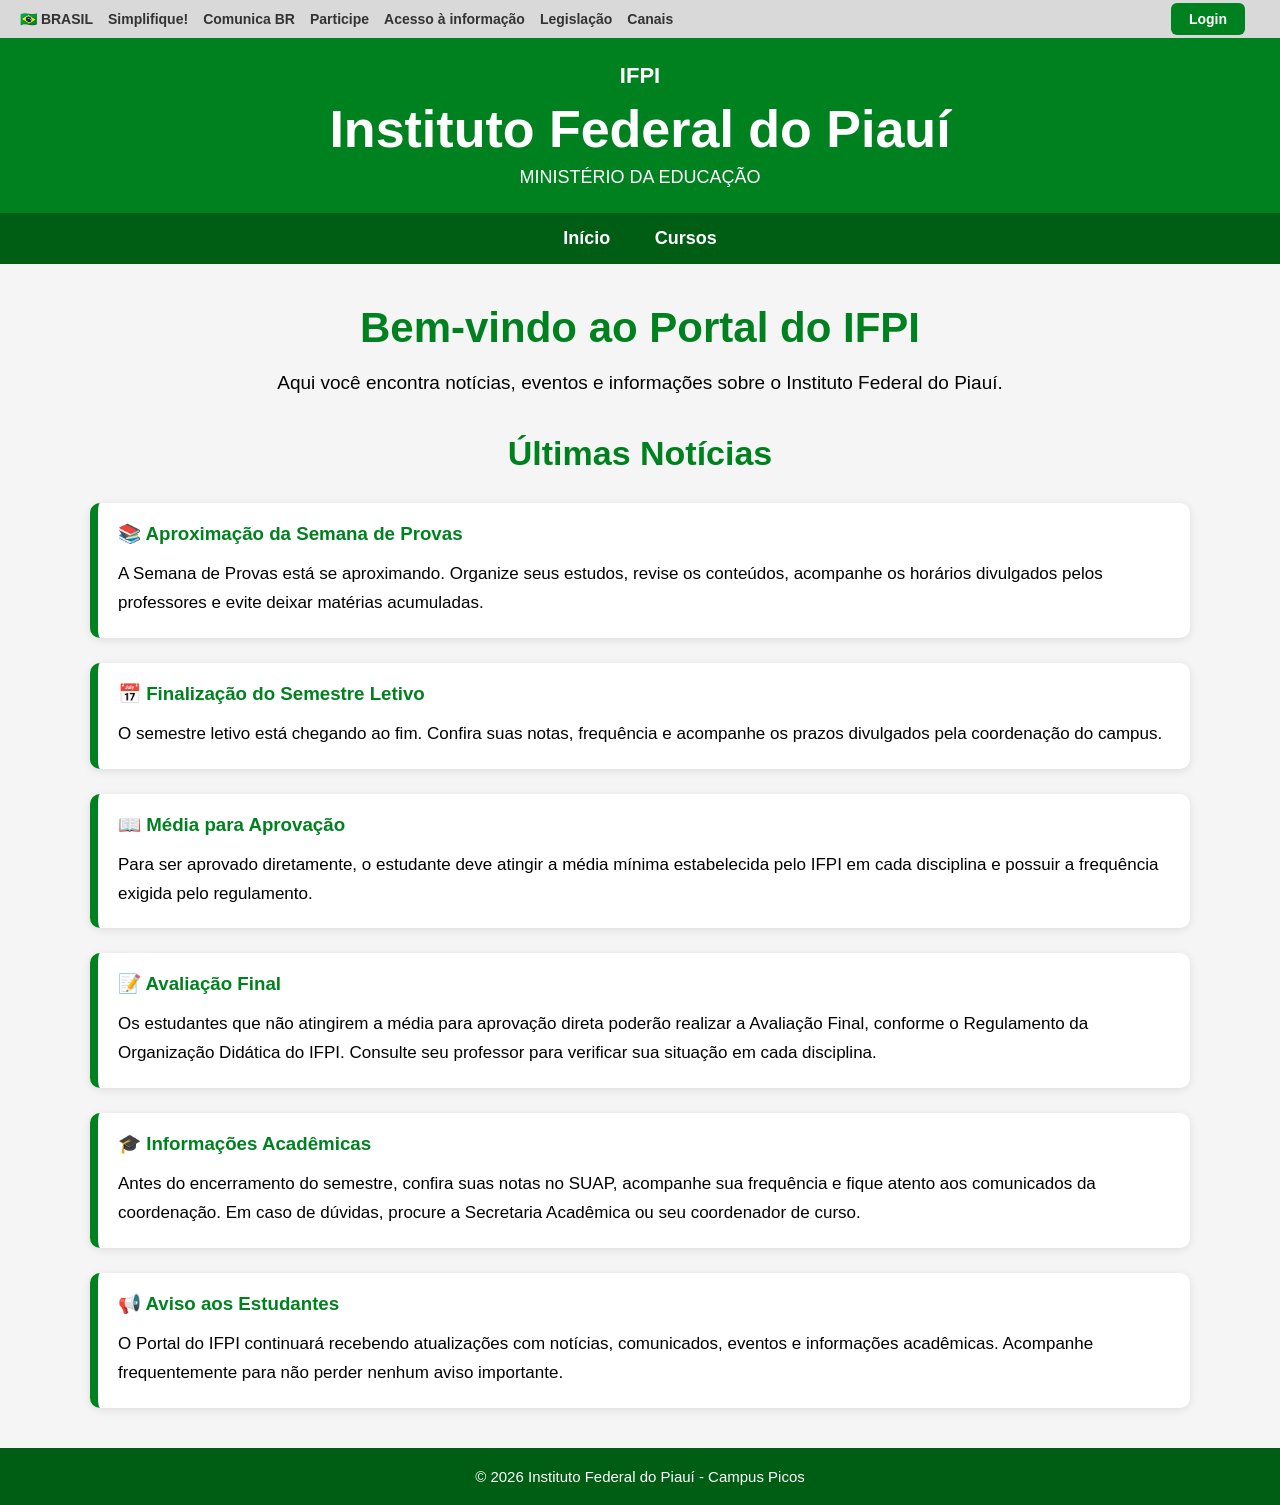
<file: pages/index.html>
<!DOCTYPE html>
<html lang="pt-br">

<head>
    <meta charset="UTF-8">
    <meta name="viewport" content="width=device-width, initial-scale=1.0">
    <title>Portal IFPI</title>

    <link rel="stylesheet" href="../css/style.css">

    <link rel="preconnect" href="https://fonts.googleapis.com">
    <link rel="preconnect" href="https://fonts.gstatic.com" crossorigin>
    <link href="https://fonts.googleapis.com/css2?family=Rakkas&display=swap" rel="stylesheet">
</head>

<body>

    <ul class="topo-governo">

        <li>
            <a href="https://www.gov.br/" target="_blank">
                🇧🇷 BRASIL
            </a>
        </li>

        <li>
            <a href="https://www.gov.br/economia/acl_users/credentials_cookie_auth/require_login?came_from=https%3A//www.gov.br/economia/pt-br/canais_atendimento/ouvidoria/simplifique" target="_blank">
                Simplifique!
            </a>
        </li>

        <li>
            <a href="https://www.gov.br/secom/pt-br/acesso-a-informacao/comunicabr/" target="_blank">
                Comunica BR
            </a>
        </li>

        <li>
            <a href="https://www.gov.br/pt-br/participacao-social/" target="_blank">
                Participe
            </a>
        </li>

        <li>
            <a href="https://www.gov.br/acessoainformacao/pt-br" target="_blank">
                Acesso à informação
            </a>
        </li>

        <li>
            <a href="https://www4.planalto.gov.br/legislacao" target="_blank">
                Legislação
            </a>
        </li>

        <li>
            <a href="https://www.gov.br/pt-br/canais-do-executivo-federal" target="_blank">
                Canais
            </a>
        </li>

        <li id="usuario"></li>

        <li id="login">
            <a href="login.html">Login</a>
        </li>

    </ul>

    <header>

        <p id="sigla">IFPI</p>

        <h1>Instituto Federal do Piauí</h1>

        <p id="ministerio">MINISTÉRIO DA EDUCAÇÃO</p>

    </header>

    <nav>
        <a href="index.html">Início</a>
        <a href="cursos.html">Cursos</a>
    </nav>

    <section>

        <h1 id="inicio">Bem-vindo ao Portal do IFPI</h1>

        <p id="iniciop">
            Aqui você encontra notícias, eventos e informações sobre o
            Instituto Federal do Piauí.
        </p>

        <h2 class="titulo-noticias">Últimas Notícias</h2>

        <div class="noticia">

            <h3>📚 Aproximação da Semana de Provas</h3>

            <p>
                A Semana de Provas está se aproximando.
                Organize seus estudos, revise os conteúdos,
                acompanhe os horários divulgados pelos professores
                e evite deixar matérias acumuladas.
            </p>

        </div>

        <div class="noticia">

            <h3>📅 Finalização do Semestre Letivo</h3>

            <p>
                O semestre letivo está chegando ao fim.
                Confira suas notas, frequência e acompanhe
                os prazos divulgados pela coordenação do campus.
            </p>

        </div>

        <div class="noticia">

            <h3>📖 Média para Aprovação</h3>

            <p>
                Para ser aprovado diretamente, o estudante deve atingir
                a média mínima estabelecida pelo IFPI em cada disciplina
                e possuir a frequência exigida pelo regulamento.
            </p>

        </div>

                <div class="noticia">

            <h3>📝 Avaliação Final</h3>

            <p>
                Os estudantes que não atingirem a média para aprovação
                direta poderão realizar a Avaliação Final, conforme o
                Regulamento da Organização Didática do IFPI. Consulte
                seu professor para verificar sua situação em cada disciplina.
            </p>

        </div>

        <div class="noticia">

            <h3>🎓 Informações Acadêmicas</h3>

            <p>
                Antes do encerramento do semestre, confira suas notas no
                SUAP, acompanhe sua frequência e fique atento aos comunicados
                da coordenação. Em caso de dúvidas, procure a Secretaria
                Acadêmica ou seu coordenador de curso.
            </p>

        </div>

        <div class="noticia">

            <h3>📢 Aviso aos Estudantes</h3>

            <p>
                O Portal do IFPI continuará recebendo atualizações com
                notícias, comunicados, eventos e informações acadêmicas.
                Acompanhe frequentemente para não perder nenhum aviso importante.
            </p>

        </div>

    </section>

    <footer>

        <p>
            © 2026 Instituto Federal do Piauí - Campus Picos
        </p>

    </footer>

    <script src="../js/script.js"></script>

</body>

</html>
</file>
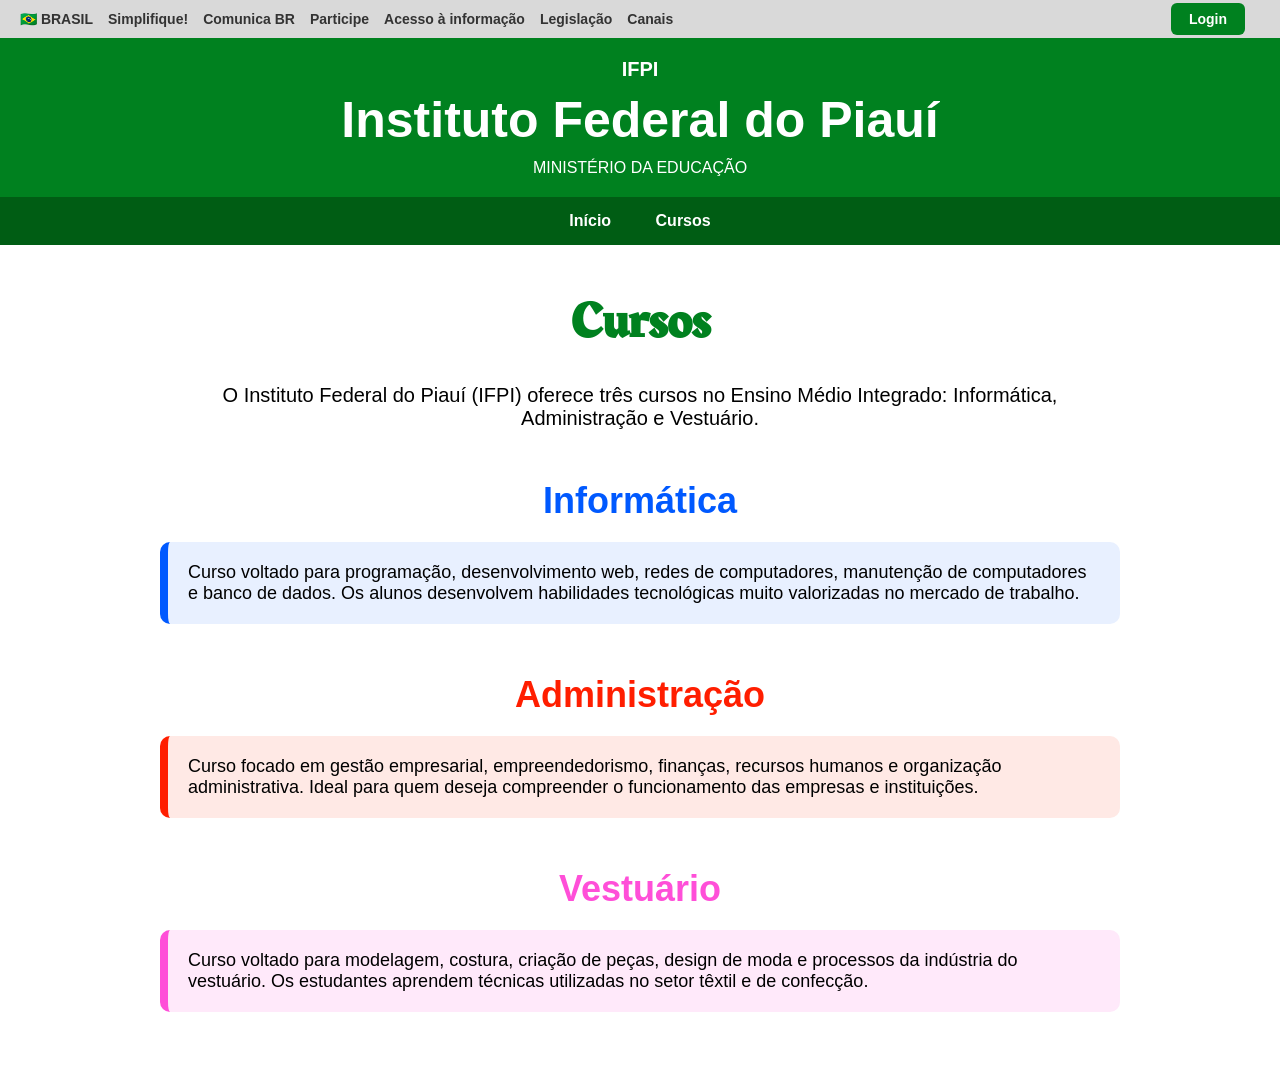
<file: pages/cursos.html>
<!DOCTYPE html>
<html lang="pt-br">

<head>
    <meta charset="UTF-8">
    <meta name="viewport" content="width=device-width, initial-scale=1.0">
    <title>Cursos do IFPI</title>

    <link rel="stylesheet" href="../css/cursosstyle.css">

    <link rel="preconnect" href="https://fonts.googleapis.com">
    <link rel="preconnect" href="https://fonts.gstatic.com" crossorigin>
    <link href="https://fonts.googleapis.com/css2?family=Rakkas&display=swap" rel="stylesheet">
</head>

<body>

    <ul class="topo-governo">

        <li><a href="https://www.gov.br/" target="_blank">🇧🇷 BRASIL</a></li>

        <li>
            <a href="https://www.gov.br/economia/acl_users/credentials_cookie_auth/require_login?came_from=https%3A//www.gov.br/economia/pt-br/canais_atendimento/ouvidoria/simplifique" target="_blank">
                Simplifique!
            </a>
        </li>

        <li>
            <a href="https://www.gov.br/secom/pt-br/acesso-a-informacao/comunicabr/" target="_blank">
                Comunica BR
            </a>
        </li>

        <li>
            <a href="https://www.gov.br/pt-br/participacao-social/" target="_blank">
                Participe
            </a>
        </li>

        <li>
            <a href="https://www.gov.br/acessoainformacao/pt-br" target="_blank">
                Acesso à informação
            </a>
        </li>

        <li>
            <a href="https://www4.planalto.gov.br/legislacao" target="_blank">
                Legislação
            </a>
        </li>

        <li>
            <a href="https://www.gov.br/pt-br/canais-do-executivo-federal" target="_blank">
                Canais
            </a>
        </li>

        <li id="usuario"></li>

        <li id="login">
            <a href="login.html">Login</a>
        </li>

    </ul>

    <header>

        <p id="sigla">IFPI</p>

        <h1>Instituto Federal do Piauí</h1>

        <p id="ministerio">MINISTÉRIO DA EDUCAÇÃO</p>

    </header>

    <nav>
        <a href="index.html">Início</a>
        <a href="cursos.html">Cursos</a>
       
    </nav>

    <section>

        <h1 id="cursos">Cursos</h1>

        <p id="cursosp">
            O Instituto Federal do Piauí (IFPI) oferece três cursos no Ensino Médio Integrado:
            Informática, Administração e Vestuário.
        </p>

        <h2 id="informatica">Informática</h2>

        <p id="informaticap">
            Curso voltado para programação, desenvolvimento web, redes de computadores,
            manutenção de computadores e banco de dados. Os alunos desenvolvem habilidades
            tecnológicas muito valorizadas no mercado de trabalho.
        </p>

        <h2 id="administracao">Administração</h2>

        <p id="administracaop">
            Curso focado em gestão empresarial, empreendedorismo, finanças,
            recursos humanos e organização administrativa. Ideal para quem deseja
            compreender o funcionamento das empresas e instituições.
        </p>

        <h2 id="vestuario">Vestuário</h2>

        <p id="vestuariop">
            Curso voltado para modelagem, costura, criação de peças,
            design de moda e processos da indústria do vestuário.
            Os estudantes aprendem técnicas utilizadas no setor têxtil e de confecção.
        </p>

    </section>

    <script src="../js/script.js"></script>

</body>

</html>
</file>
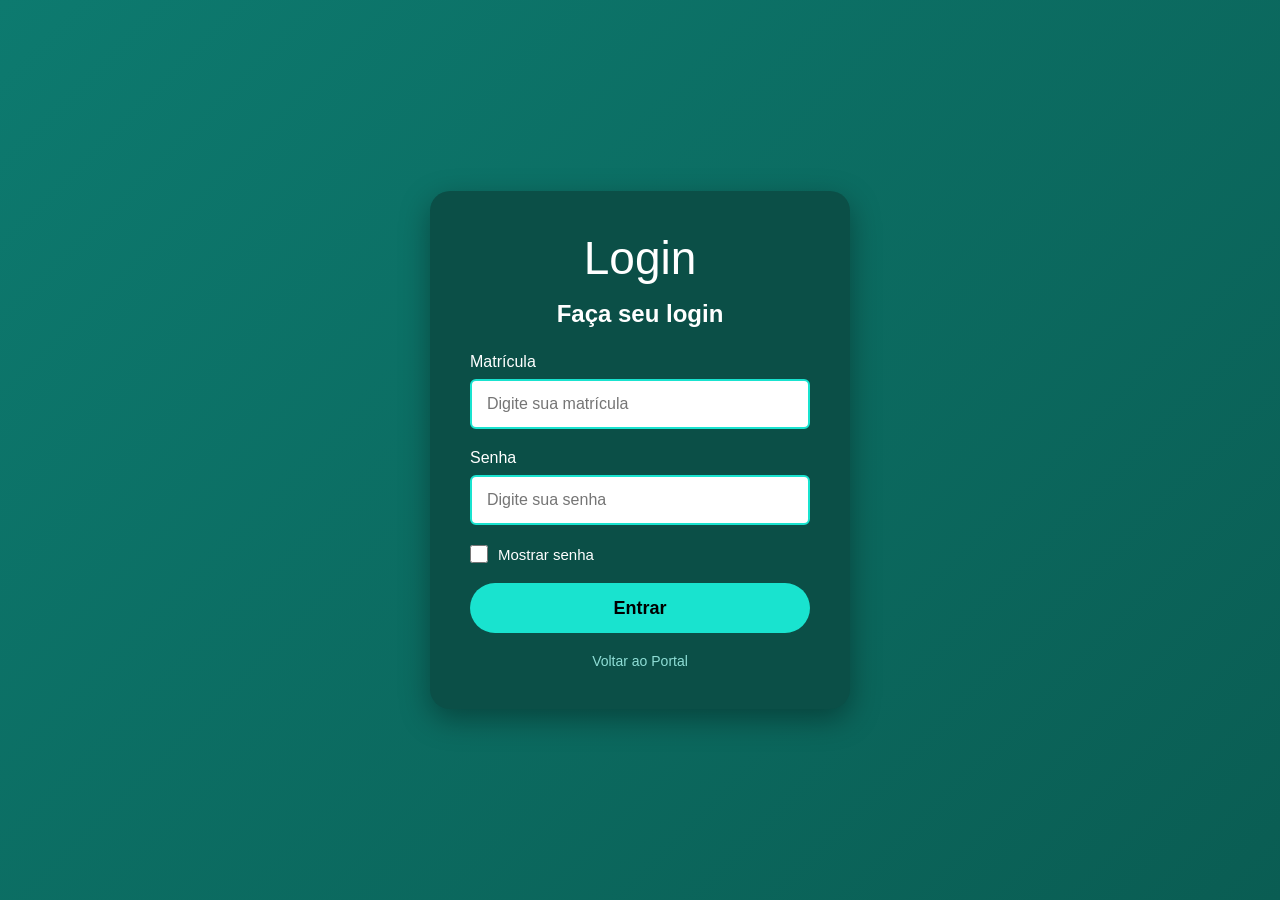
<file: pages/login.html>
<!DOCTYPE html>
<html lang="pt-br">

<head>
    <meta charset="UTF-8">
    <meta name="viewport" content="width=device-width, initial-scale=1.0">
    <title>Login - Portal IFPI</title>

    <link rel="stylesheet" href="../css/login.css">
</head>

<body>

    <main class="login">

        <h1>Login</h1>

        <h2 id="erro">Faça seu login</h2>

        <form id="formLogin">

            <label for="matricula">Matrícula</label>

            <input
                type="text"
                id="matricula"
                placeholder="Digite sua matrícula"
                autocomplete="username"
                required
            >

            <label for="senha">Senha</label>

            <input
                type="password"
                id="senha"
                placeholder="Digite sua senha"
                autocomplete="current-password"
                required
            >

            <label class="mostrar-senha">
                <input type="checkbox" id="mostrarSenha">
                Mostrar senha
            </label>

            <button type="submit">
                Entrar
            </button>

            <a href="index.html">
                Voltar ao Portal
            </a>

        </form>

    </main>

    <script src="../js/script.js"></script>

</body>

</html>
</file>
<file: css/style.css>
*{
    margin: 0;
    padding: 0;
    box-sizing: border-box;
}

body{
    font-family: Arial, sans-serif;
    background: #f5f5f5;
}

/* ================= BARRA DO GOVERNO ================= */

.topo-governo{
    background: #d9d9d9;
    list-style: none;
    display: flex;
    align-items: center;
    padding: 10px 20px;
}

.topo-governo li{
    margin-right: 15px;
}

.topo-governo a{
    text-decoration: none;
    color: #333;
    font-size: 14px;
    font-weight: bold;
}

.topo-governo a:hover{
    color: #00811f;
}

/* Login */

#usuario{
    margin-left: auto;
}

#login{
    margin-left: 15px;
}

#login a{
    background: #00811f;
    color: white;
    padding: 8px 18px;
    border-radius: 6px;
    text-decoration: none;
    transition: .3s;
}

#login a:hover{
    background: #005d14;
}

#usuario span{
    color: #00811f;
    font-weight: bold;
    font-size: 15px;
}

#usuario a{
    color: red;
    text-decoration: none;
    margin-left: 10px;
    font-weight: bold;
}

/* ================= CABEÇALHO ================= */

header{
    background: #00811f;
    color: white;
    text-align: center;
    padding: 25px;
}

#sigla{
    font-size: 22px;
    font-weight: bold;
}

header h1{
    font-size: 52px;
    margin-top: 10px;
}

#ministerio{
    margin-top: 8px;
    font-size: 18px;
}

/* ================= MENU ================= */

nav{
    background: #005d14;
    padding: 15px;
    text-align: center;
}

nav a{
    color: white;
    text-decoration: none;
    margin: 0 20px;
    font-size: 18px;
    font-weight: bold;
}

nav a:hover{
    text-decoration: underline;
}

/* ================= CONTEÚDO ================= */

section{
    width: 90%;
    max-width: 1100px;
    margin: 40px auto;
}

#inicio{
    text-align: center;
    font-size: 42px;
    color: #00811f;
    margin-bottom: 20px;
}

#iniciop{
    text-align: center;
    font-size: 19px;
    margin-bottom: 40px;
}

/* ================= NOTÍCIAS ================= */

.titulo-noticias{
    text-align: center;
    color: #00811f;
    font-size: 34px;
    margin-bottom: 30px;
}

.noticia{
    background: white;
    border-left: 8px solid #00811f;
    border-radius: 10px;
    padding: 20px;
    margin-bottom: 25px;
    box-shadow: 0 2px 8px rgba(0,0,0,.1);
}

.noticia h3{
    color: #00811f;
    margin-bottom: 15px;
}

.noticia p{
    font-size: 17px;
    line-height: 1.7;
}

/* ================= RODAPÉ ================= */

footer{
    background: #005d14;
    color: white;
    text-align: center;
    padding: 20px;
    margin-top: 40px;
}

footer p{
    font-size: 15px;
}

/* ================= RESPONSIVO ================= */

@media (max-width: 768px){

    .topo-governo{
        flex-wrap: wrap;
        justify-content: center;
    }

    .topo-governo li{
        margin: 8px;
    }

    #usuario{
        margin-left: 0;
    }

    nav a{
        display: block;
        margin: 10px 0;
    }

    header h1{
        font-size: 35px;
    }

    #inicio{
        font-size: 30px;
    }

    .noticia{
        padding: 15px;
    }

}
</file>
<file: css/cursosstyle.css>
*{
    margin:0;
    padding:0;
    box-sizing:border-box;
}

body{
    font-family:Arial, Helvetica, sans-serif;
}

/* Barra superior */

.topo-governo{
    background:#d9d9d9;
    list-style:none;
    display:flex;
    align-items:center;
    padding:10px 20px;
}

.topo-governo li{
    margin-right:15px;
}

.topo-governo a{
    text-decoration:none;
    color:#333;
    font-size:14px;
    font-weight:bold;
}

.topo-governo a:hover{
    color:#00811f;
}

#usuario{
    margin-left:auto;
}

#login{
    margin-left:15px;
}

#login a{
    background:#00811f;
    color:white;
    padding:8px 18px;
    border-radius:6px;
}

#usuario a{
    color:#00811f;
    font-weight:bold;
}

/* Cabeçalho igual ao index */

header{
    background:#00811f;
    color:white;
    text-align:center;
    padding:20px;
}

#sigla{
    font-size:20px;
    font-weight:bold;
}

header h1{
    font-size:50px;
    margin-top:10px;
}

#ministerio{
    margin-top:10px;
}

/* Menu */

nav{
    background:#005d14;
    padding:15px;
    text-align:center;
}

nav a{
    color:white;
    text-decoration:none;
    margin:0 20px;
    font-weight:bold;
}

nav a:hover{
    text-decoration:underline;
}

/* Conteúdo */

section{
    padding:40px;
}

#cursos{
    text-align:center;
    font-family:'Rakkas', serif;
    font-size:50px;
    margin-bottom:25px;
    color:#00811f;
}

#cursosp{
    text-align:center;
    max-width:900px;
    margin:auto;
    font-size:20px;
}

#informatica{
    color:#0059ff;
    text-align:center;
    margin-top:50px;
    font-size:36px;
}

#informaticap{
    width:80%;
    margin:20px auto;
    background:#e8f0ff;
    border-left:8px solid #0059ff;
    border-radius:10px;
    padding:20px;
    font-size:18px;
}

#administracao{
    color:#ff1e00;
    text-align:center;
    margin-top:50px;
    font-size:36px;
}

#administracaop{
    width:80%;
    margin:20px auto;
    background:#ffe9e5;
    border-left:8px solid #ff1e00;
    border-radius:10px;
    padding:20px;
    font-size:18px;
}

#vestuario{
    color:#ff4fd8;
    text-align:center;
    margin-top:50px;
    font-size:36px;
}

#vestuariop{
    width:80%;
    margin:20px auto;
    background:#ffe9fa;
    border-left:8px solid #ff4fd8;
    border-radius:10px;
    padding:20px;
    font-size:18px;
}
</file>
<file: css/login.css>
*{
    margin: 0;
    padding: 0;
    box-sizing: border-box;
    font-family: Arial, Helvetica, sans-serif;
}

body{
    background: linear-gradient(135deg, #0d7a6f, #0a5d53);
    display: flex;
    justify-content: center;
    align-items: center;
    height: 100vh;
}

.login{
    width: 420px;
    background: #0b4f47;
    padding: 40px;
    border-radius: 20px;
    box-shadow: 0 10px 30px rgba(0,0,0,.35);
}

.login h1{
    text-align: center;
    color: white;
    font-size: 46px;
    font-weight: normal;
    margin-bottom: 15px;
}

#erro{
    text-align: center;
    color: white;
    font-size: 24px;
    font-weight: bold;
    margin-bottom: 25px;
}

label{
    display: block;
    color: white;
    font-size: 16px;
    margin-bottom: 8px;
}

input[type="text"],
input[type="password"]{
    width: 100%;
    height: 50px;
    border: 2px solid #19e3cf;
    border-radius: 6px;
    padding: 0 15px;
    margin-bottom: 20px;
    font-size: 16px;
    outline: none;
    transition: .3s;
}

input[type="text"]:focus,
input[type="password"]:focus{
    border-color: #37fff0;
    box-shadow: 0 0 8px rgba(55,255,240,.5);
}

.mostrar-senha{
    display: flex;
    align-items: center;
    gap: 10px;
    color: white;
    font-size: 15px;
    margin-bottom: 20px;
    cursor: pointer;
}

.mostrar-senha input{
    width: 18px;
    height: 18px;
    cursor: pointer;
}

button{
    width: 100%;
    height: 50px;
    border: none;
    border-radius: 30px;
    background: #19e3cf;
    color: black;
    font-size: 18px;
    font-weight: bold;
    cursor: pointer;
    transition: .3s;
}

button:hover{
    background: #14c9b7;
    transform: scale(1.02);
}

button:active{
    transform: scale(.98);
}

a{
    display: block;
    text-align: center;
    color: #8fded6;
    text-decoration: none;
    margin-top: 20px;
    font-size: 14px;
}

a:hover{
    text-decoration: underline;
}
</file>
